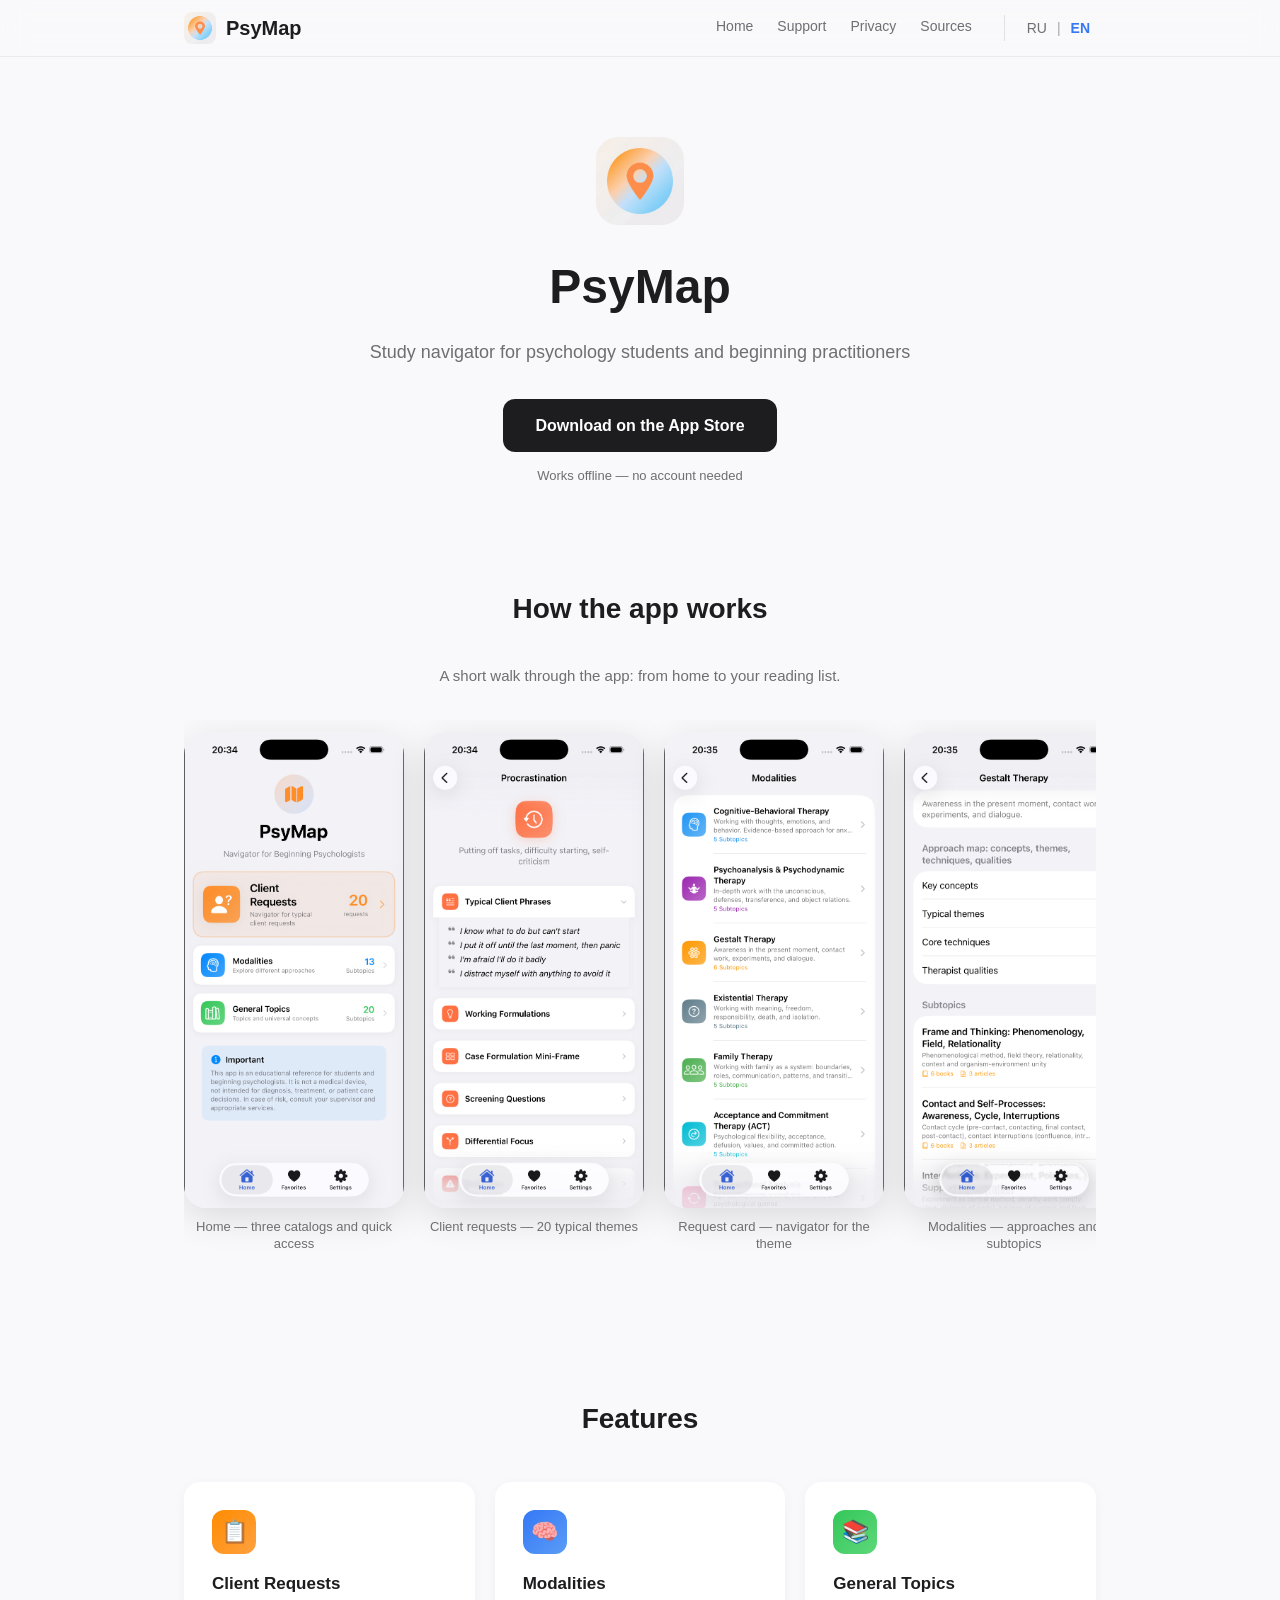
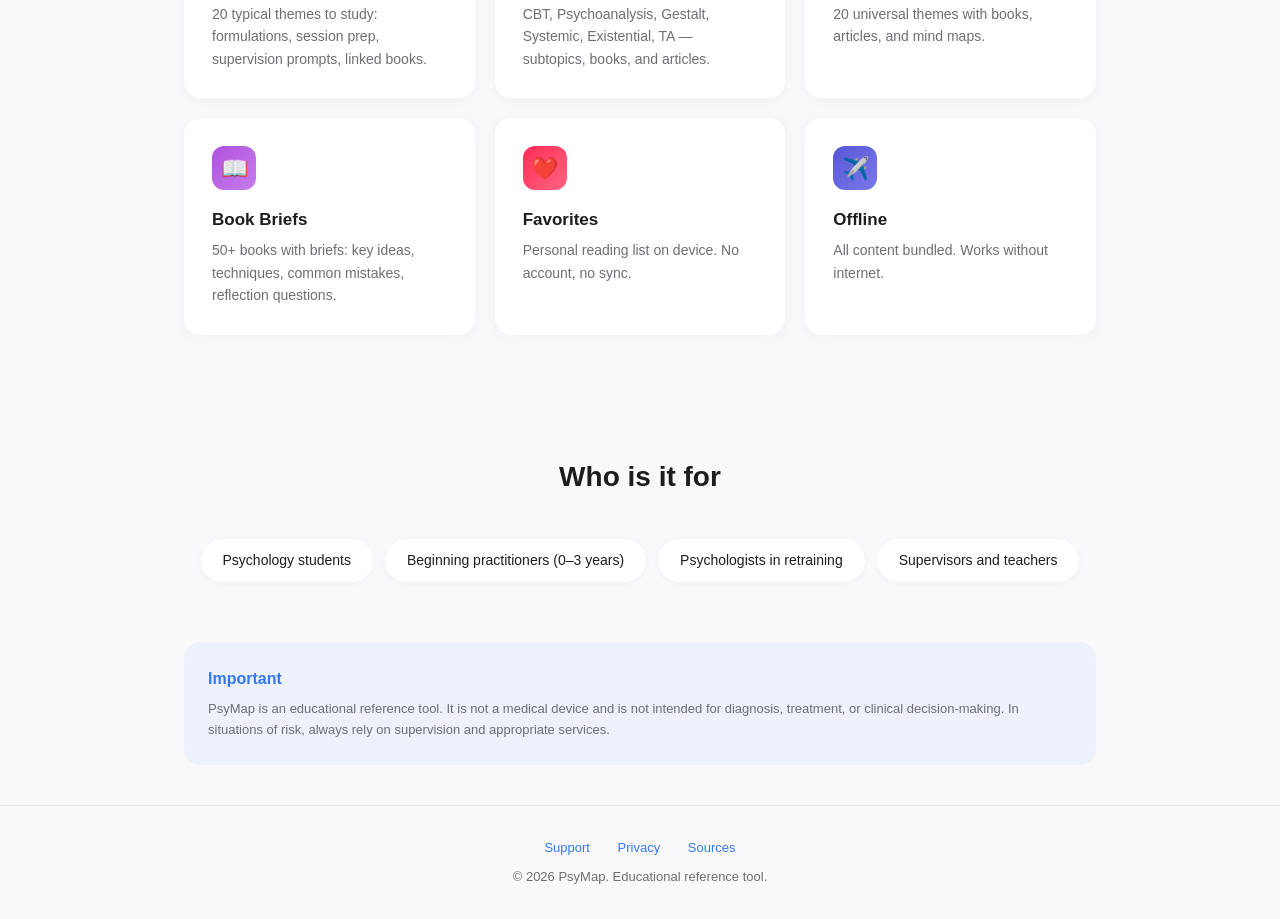
<file: index.html>
<!DOCTYPE html>
<html lang="en">
<head>
  <meta charset="UTF-8">
  <meta name="viewport" content="width=device-width, initial-scale=1.0">
  <title>Psy Map — Psychology Study Navigator</title>
  <meta name="description" content="Study navigator for psychology students and beginning practitioners. 20 themes, 6 modalities, 50+ book briefs. Works offline.">
  <link rel="icon" type="image/png" sizes="120x120" href="img/icon-120.png">
  <link rel="apple-touch-icon" href="img/icon-152.png">
  <link rel="stylesheet" href="css/style.css">
</head>
<body>

<!-- Nav -->
<nav class="nav">
  <div class="nav-inner">
    <a href="index.html" class="nav-logo">
      <img src="img/icon-120.png" alt="" class="nav-logo-img"> PsyMap
    </a>
    <div class="nav-links">
      <a href="index.html" data-i18n="navHome">Home</a>
      <a href="support.html" data-i18n="navSupport">Support</a>
      <a href="privacy.html" data-i18n="navPrivacy">Privacy</a>
      <a href="evidence.html" data-i18n="navEvidence">Sources</a>
      <span class="lang-switcher">
        <a href="#" data-lang="ru" aria-label="Русский">RU</a>
        <span class="lang-sep">|</span>
        <a href="#" data-lang="en" aria-label="English">EN</a>
      </span>
    </div>
  </div>
</nav>

<!-- Hero -->
<section class="hero">
  <img src="img/icon-1024.png" alt="" class="hero-logo">
  <h1 data-i18n="heroTitle">PsyMap</h1>
  <p class="subtitle" data-i18n="heroSubtitle">Study navigator for psychology students and beginning practitioners</p>
  <a href="https://apps.apple.com/app/psymap/idXXXXXXXXXX" class="cta" data-i18n="heroCta">Download on the App Store</a>
  <span class="offline-badge" data-i18n="heroOffline">Works offline — no account needed</span>
</section>

<!-- Screenshots: 7 images + story captions (files in img/screenshots/ screenshot-1.png … screenshot-7.png) -->
<section class="section section-screenshots">
  <h2 class="section-title" data-i18n="screenshotsTitle">How the app works</h2>
  <p class="screenshots-intro" data-i18n="screenshotsStory">A short walk through the app: from home to your reading list.</p>
  <div class="screenshots-grid">
    <figure class="screenshot-item">
      <img src="img/screenshots/screenshot-1.png" alt="PsyMap — Home" class="screenshot-img" loading="lazy">
      <figcaption class="screenshot-caption" data-i18n="screenshot1Caption">Home — three catalogs and quick access</figcaption>
    </figure>
    <figure class="screenshot-item">
      <img src="img/screenshots/screenshot-2.png" alt="PsyMap — Client requests" class="screenshot-img" loading="lazy">
      <figcaption class="screenshot-caption" data-i18n="screenshot2Caption">Client requests — 20 typical themes</figcaption>
    </figure>
    <figure class="screenshot-item">
      <img src="img/screenshots/screenshot-3.png" alt="PsyMap — Request card" class="screenshot-img" loading="lazy">
      <figcaption class="screenshot-caption" data-i18n="screenshot3Caption">Request card — navigator for the theme</figcaption>
    </figure>
    <figure class="screenshot-item">
      <img src="img/screenshots/screenshot-4.png" alt="PsyMap — Modalities" class="screenshot-img" loading="lazy">
      <figcaption class="screenshot-caption" data-i18n="screenshot4Caption">Modalities — approaches and subtopics</figcaption>
    </figure>
    <figure class="screenshot-item">
      <img src="img/screenshots/screenshot-5.png" alt="PsyMap — General topics" class="screenshot-img" loading="lazy">
      <figcaption class="screenshot-caption" data-i18n="screenshot5Caption">General topics — books and articles</figcaption>
    </figure>
    <figure class="screenshot-item">
      <img src="img/screenshots/screenshot-6.png" alt="PsyMap — Book brief" class="screenshot-img" loading="lazy">
      <figcaption class="screenshot-caption" data-i18n="screenshot6Caption">Book brief — ideas, techniques, favorites</figcaption>
    </figure>
    <figure class="screenshot-item">
      <img src="img/screenshots/screenshot-7.png" alt="PsyMap — Favorites" class="screenshot-img" loading="lazy">
      <figcaption class="screenshot-caption" data-i18n="screenshot7Caption">Favorites — your reading list</figcaption>
    </figure>
  </div>
</section>

<!-- Features -->
<section class="section">
  <h2 class="section-title" data-i18n="featTitle">Features</h2>
  <div class="features-grid">

    <div class="feature-card">
      <div class="feature-icon" style="background: linear-gradient(135deg, #FF8C00, #FFa040);">📋</div>
      <h3 data-i18n="feat1Title">Client Requests</h3>
      <p data-i18n="feat1Desc">20 typical themes to study: formulations, session prep, supervision prompts, linked books.</p>
    </div>

    <div class="feature-card">
      <div class="feature-icon" style="background: linear-gradient(135deg, #3478F6, #5A9CF6);">🧠</div>
      <h3 data-i18n="feat2Title">Modalities</h3>
      <p data-i18n="feat2Desc">CBT, Psychoanalysis, Gestalt, Systemic, Existential, TA — subtopics, books, and articles.</p>
    </div>

    <div class="feature-card">
      <div class="feature-icon" style="background: linear-gradient(135deg, #34C759, #5DD87A);">📚</div>
      <h3 data-i18n="feat3Title">General Topics</h3>
      <p data-i18n="feat3Desc">20 universal themes with books, articles, and mind maps.</p>
    </div>

    <div class="feature-card">
      <div class="feature-icon" style="background: linear-gradient(135deg, #AF52DE, #C77DEB);">📖</div>
      <h3 data-i18n="feat4Title">Book Briefs</h3>
      <p data-i18n="feat4Desc">50+ books with briefs: key ideas, techniques, common mistakes, reflection questions.</p>
    </div>

    <div class="feature-card">
      <div class="feature-icon" style="background: linear-gradient(135deg, #FF2D55, #FF6482);">❤️</div>
      <h3 data-i18n="feat5Title">Favorites</h3>
      <p data-i18n="feat5Desc">Personal reading list on device. No account, no sync.</p>
    </div>

    <div class="feature-card">
      <div class="feature-icon" style="background: linear-gradient(135deg, #5856D6, #7B79E8);">✈️</div>
      <h3 data-i18n="feat6Title">Offline</h3>
      <p data-i18n="feat6Desc">All content bundled. Works without internet.</p>
    </div>

  </div>
</section>

<!-- Who -->
<section class="section">
  <h2 class="section-title" data-i18n="whoTitle">Who is it for</h2>
  <div class="who-list">
    <span class="who-tag" data-i18n="whoStudents">Psychology students</span>
    <span class="who-tag" data-i18n="whoBeginners">Beginning practitioners (0–3 years)</span>
    <span class="who-tag" data-i18n="whoRetrain">Psychologists in retraining</span>
    <span class="who-tag" data-i18n="whoSuper">Supervisors and teachers</span>
  </div>
</section>

<!-- Disclaimer -->
<div class="disclaimer-block">
  <div class="disclaimer-inner">
    <h3 data-i18n="disclaimerTitle">Important</h3>
    <p data-i18n="disclaimerText">PsyMap is an educational reference tool. It is not a medical device and is not intended for diagnosis, treatment, or clinical decision-making.</p>
  </div>
</div>

<!-- Footer -->
<footer class="footer">
  <div class="footer-links">
    <a href="support.html" data-i18n="navSupport">Support</a>
    <a href="privacy.html" data-i18n="navPrivacy">Privacy</a>
    <a href="evidence.html" data-i18n="navEvidence">Sources</a>
  </div>
  <p data-i18n="footerCopy">© 2026 PsyMap. Educational reference tool.</p>
</footer>

<script src="js/i18n.js"></script>
</body>
</html>
</file>
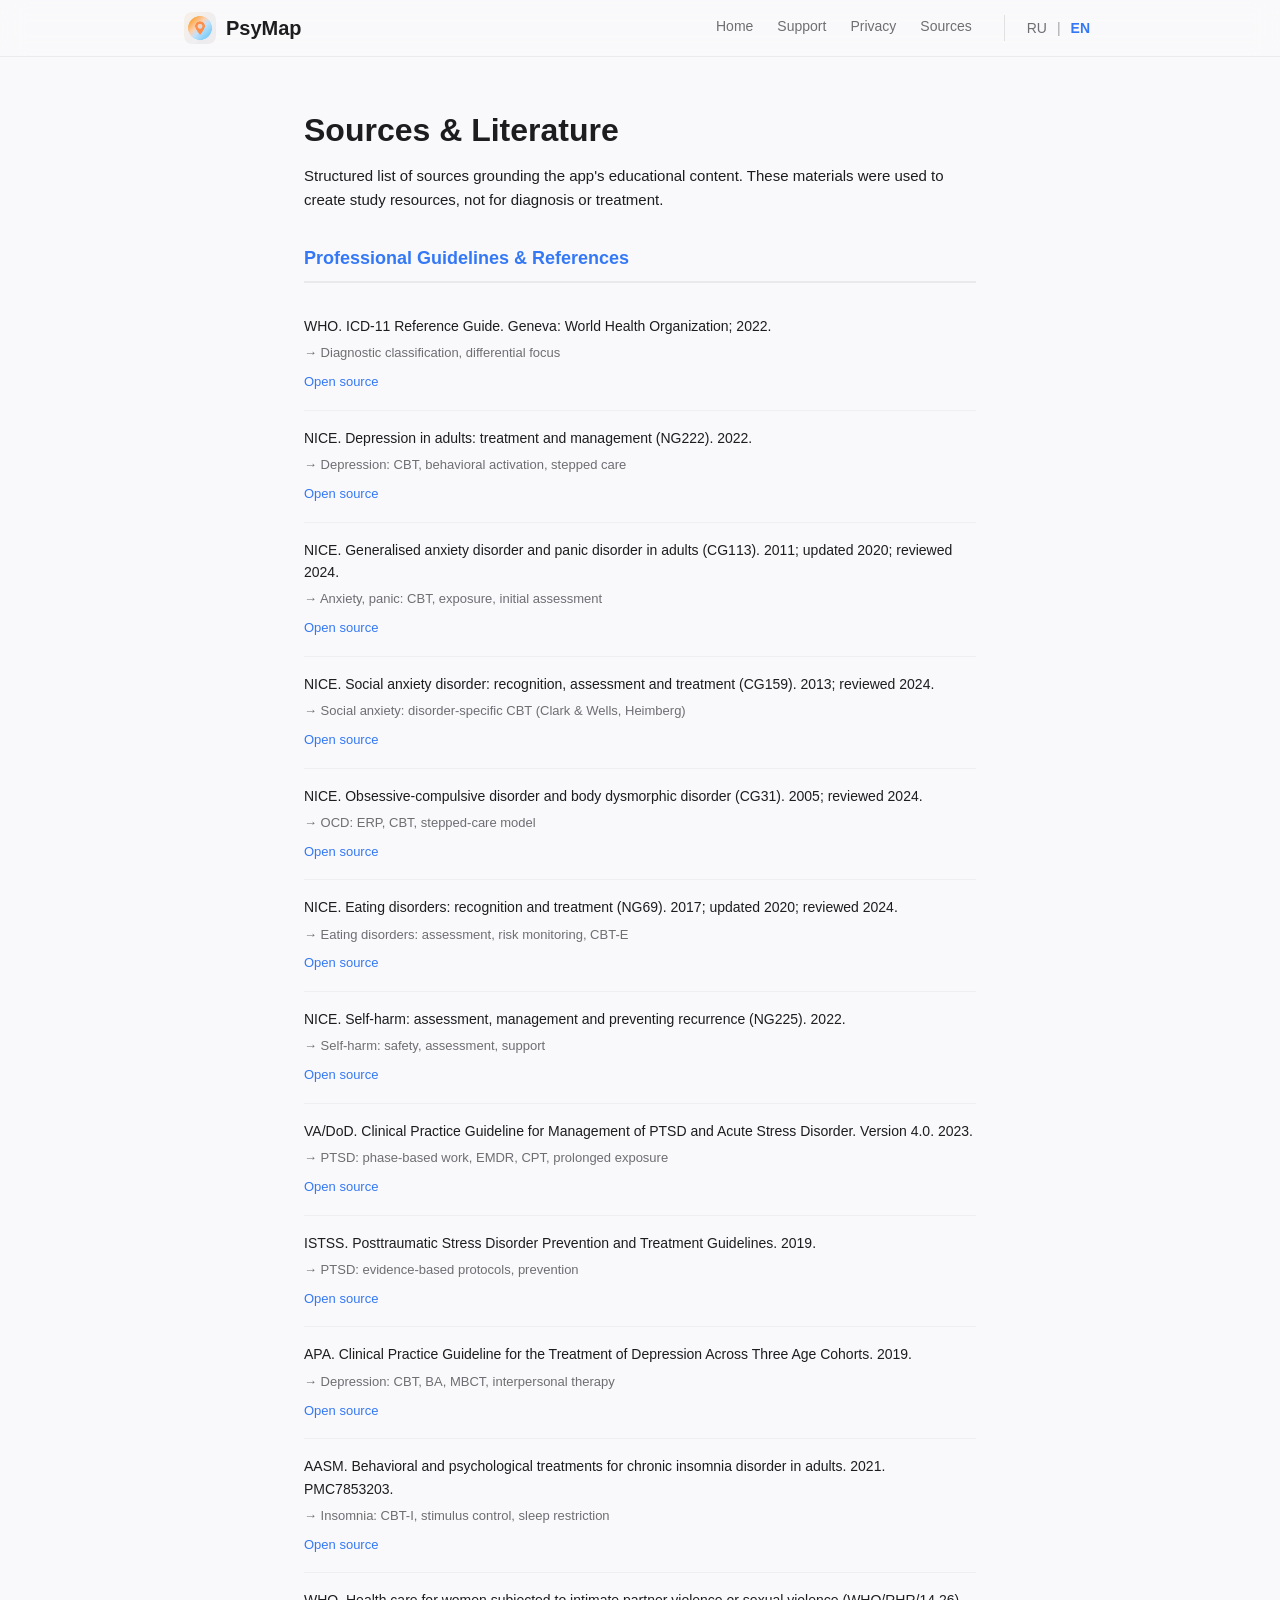
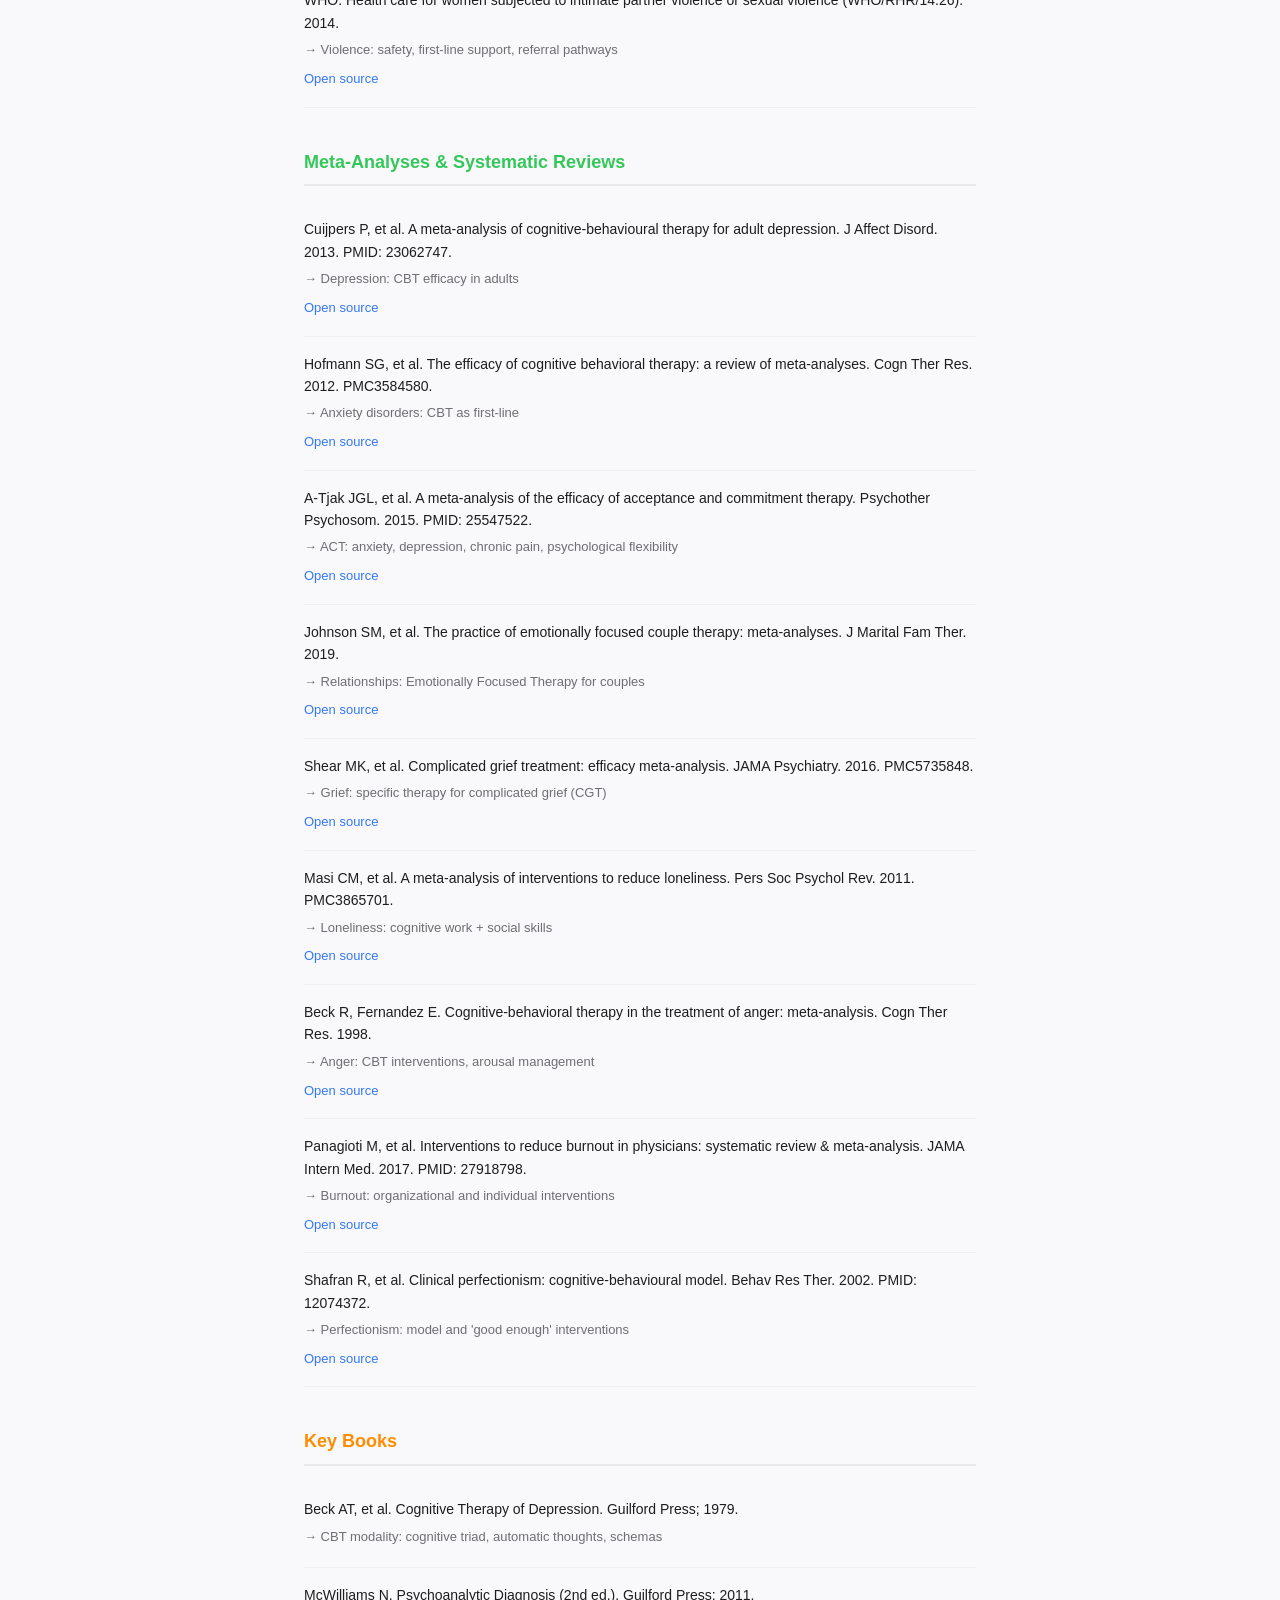
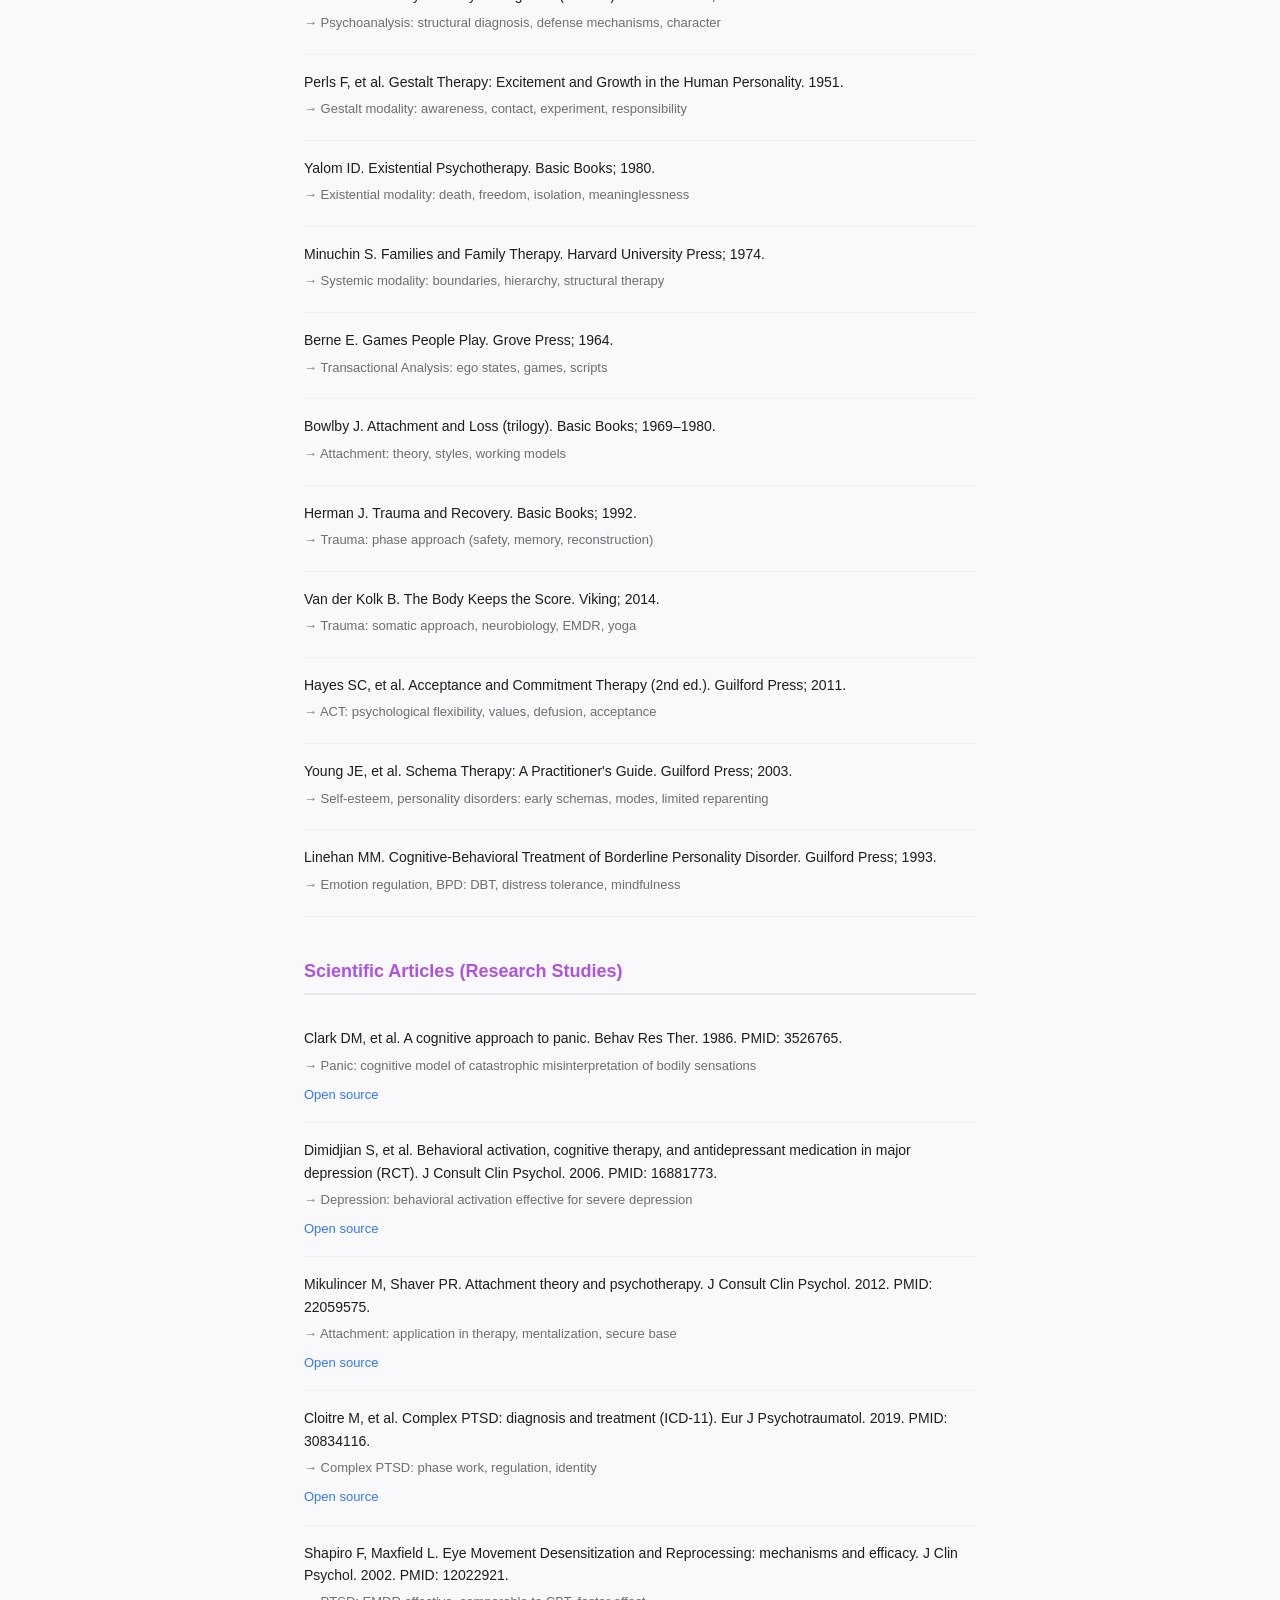
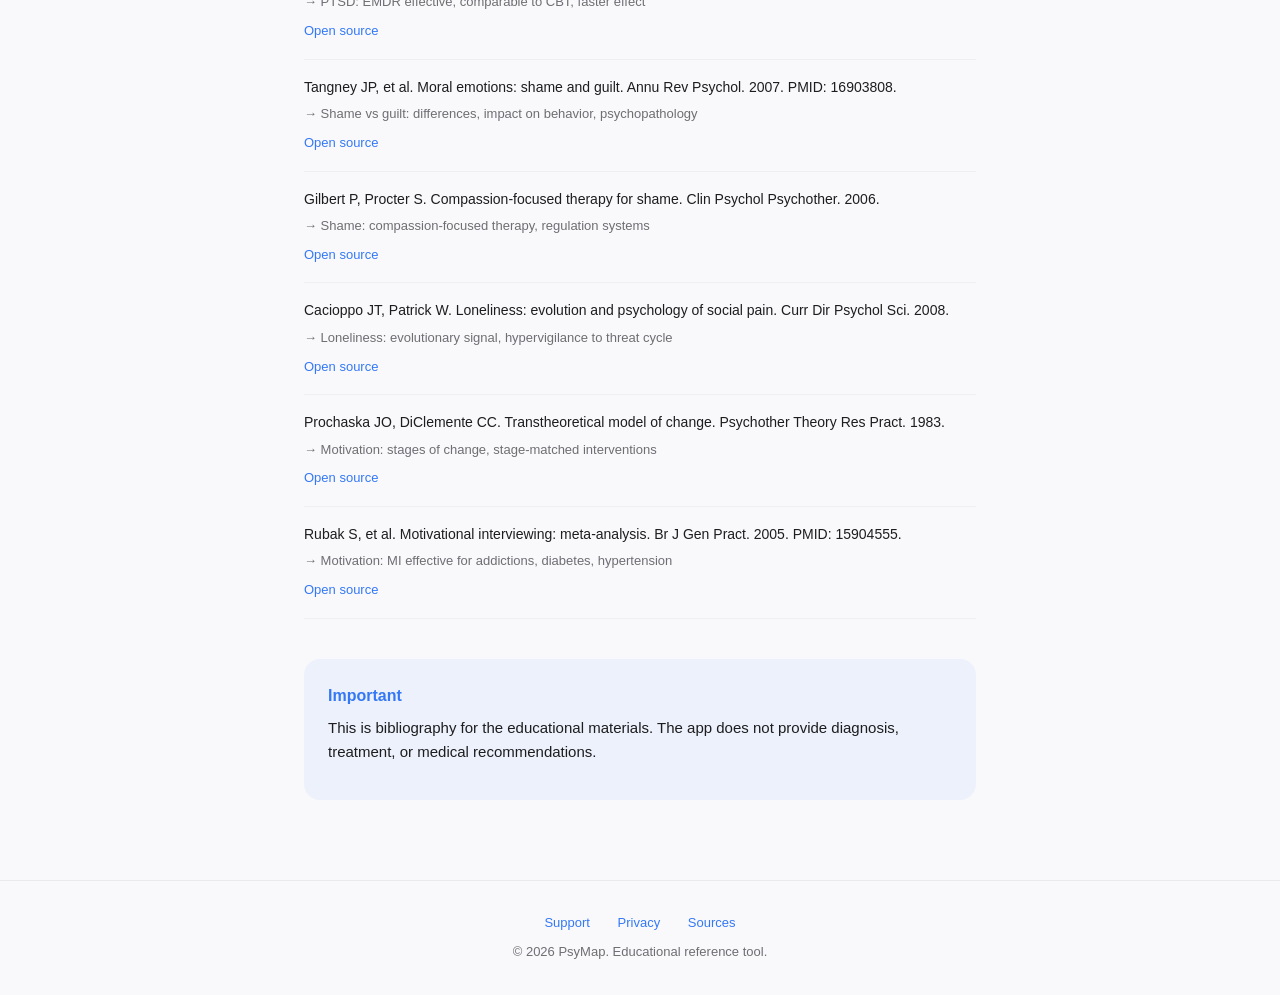
<file: evidence.html>
<!DOCTYPE html>
<html lang="en">
<head>
  <meta charset="UTF-8">
  <meta name="viewport" content="width=device-width, initial-scale=1.0">
  <title>Psy Map — Sources & Literature</title>
  <link rel="icon" type="image/png" sizes="120x120" href="img/icon-120.png">
  <link rel="apple-touch-icon" href="img/icon-152.png">
  <link rel="stylesheet" href="css/style.css">
</head>
<body>

<nav class="nav">
  <div class="nav-inner">
    <a href="index.html" class="nav-logo"><img src="img/icon-120.png" alt="" class="nav-logo-img"> PsyMap</a>
    <div class="nav-links">
      <a href="index.html" data-i18n="navHome">Home</a>
      <a href="support.html" data-i18n="navSupport">Support</a>
      <a href="privacy.html" data-i18n="navPrivacy">Privacy</a>
      <a href="evidence.html" data-i18n="navEvidence">Sources</a>
      <span class="lang-switcher">
        <a href="#" data-lang="ru" aria-label="Русский">RU</a>
        <span class="lang-sep">|</span>
        <a href="#" data-lang="en" aria-label="English">EN</a>
      </span>
    </div>
  </div>
</nav>

<div class="page">
  <h1 data-i18n="evidenceTitle">Sources & Literature</h1>
  <p data-i18n="evidenceIntro">Structured list of sources grounding the app's educational content.</p>

  <div id="evidence-list"></div>

  <div class="disclaimer-inner" style="margin-top: 40px;">
    <h3 data-i18n="disclaimerTitle">Important</h3>
    <p data-i18n="evidenceDisclaimer">This is bibliography for the educational materials. The app does not provide diagnosis, treatment, or medical recommendations.</p>
  </div>
</div>

<footer class="footer">
  <div class="footer-links">
    <a href="support.html" data-i18n="navSupport">Support</a>
    <a href="privacy.html" data-i18n="navPrivacy">Privacy</a>
    <a href="evidence.html" data-i18n="navEvidence">Sources</a>
  </div>
  <p data-i18n="footerCopy">© 2026 PsyMap. Educational reference tool.</p>
</footer>

<script src="js/i18n.js"></script>
<script src="js/evidence-data.js"></script>
<script>
(function() {
  const catOrder = ['clinicalGuidelines', 'metaAnalyses', 'books', 'scientificArticles'];
  const catNames = {
    clinicalGuidelines: { ru: 'Профессиональные гайдлайны и справочники', en: 'Professional Guidelines & References' },
    metaAnalyses:       { ru: 'Мета-анализы и систематические обзоры', en: 'Meta-Analyses & Systematic Reviews' },
    books:              { ru: 'Ключевые книги', en: 'Key Books' },
    scientificArticles: { ru: 'Научные статьи (исследования)', en: 'Scientific Articles (Research Studies)' },
  };
  const catColors = {
    clinicalGuidelines: '#3478F6',
    metaAnalyses: '#34C759',
    books: '#FF8C00',
    scientificArticles: '#AF52DE',
  };
  const openLabelByLang = { ru: 'Открыть источник', en: 'Open source' };

  function renderEvidence() {
    const container = document.getElementById('evidence-list');
    if (!container) return;
    container.innerHTML = '';

    const openLabel = openLabelByLang[LANG] || openLabelByLang.en;

    catOrder.forEach(cat => {
      const sources = EVIDENCE_DATA.filter(s => s.category === cat);
      if (!sources.length) return;

      const section = document.createElement('div');
      section.className = 'evidence-category';

      const h2 = document.createElement('h2');
      h2.style.color = catColors[cat];
      h2.textContent = catNames[cat][LANG] || catNames[cat].en;
      section.appendChild(h2);

      sources.forEach(s => {
        const div = document.createElement('div');
        div.className = 'evidence-item';

        const citation = document.createElement('div');
        citation.className = 'citation';
        citation.textContent = LANG === 'ru' ? s.citation_ru : s.citation_en;
        div.appendChild(citation);

        const rel = document.createElement('div');
        rel.className = 'relevance';
        rel.textContent = '→ ' + (LANG === 'ru' ? s.relevance_ru : s.relevance_en);
        div.appendChild(rel);

        if (s.url) {
          const a = document.createElement('a');
          a.className = 'link';
          a.href = s.url;
          a.target = '_blank';
          a.rel = 'noopener';
          a.textContent = openLabel;
          div.appendChild(a);
        }

        section.appendChild(div);
      });

      container.appendChild(section);
    });
  }

  if (document.readyState === 'loading') {
    document.addEventListener('DOMContentLoaded', renderEvidence);
  } else {
    renderEvidence();
  }
  window.addEventListener('psymap:langchange', renderEvidence);
})();
</script>
</body>
</html>
</file>
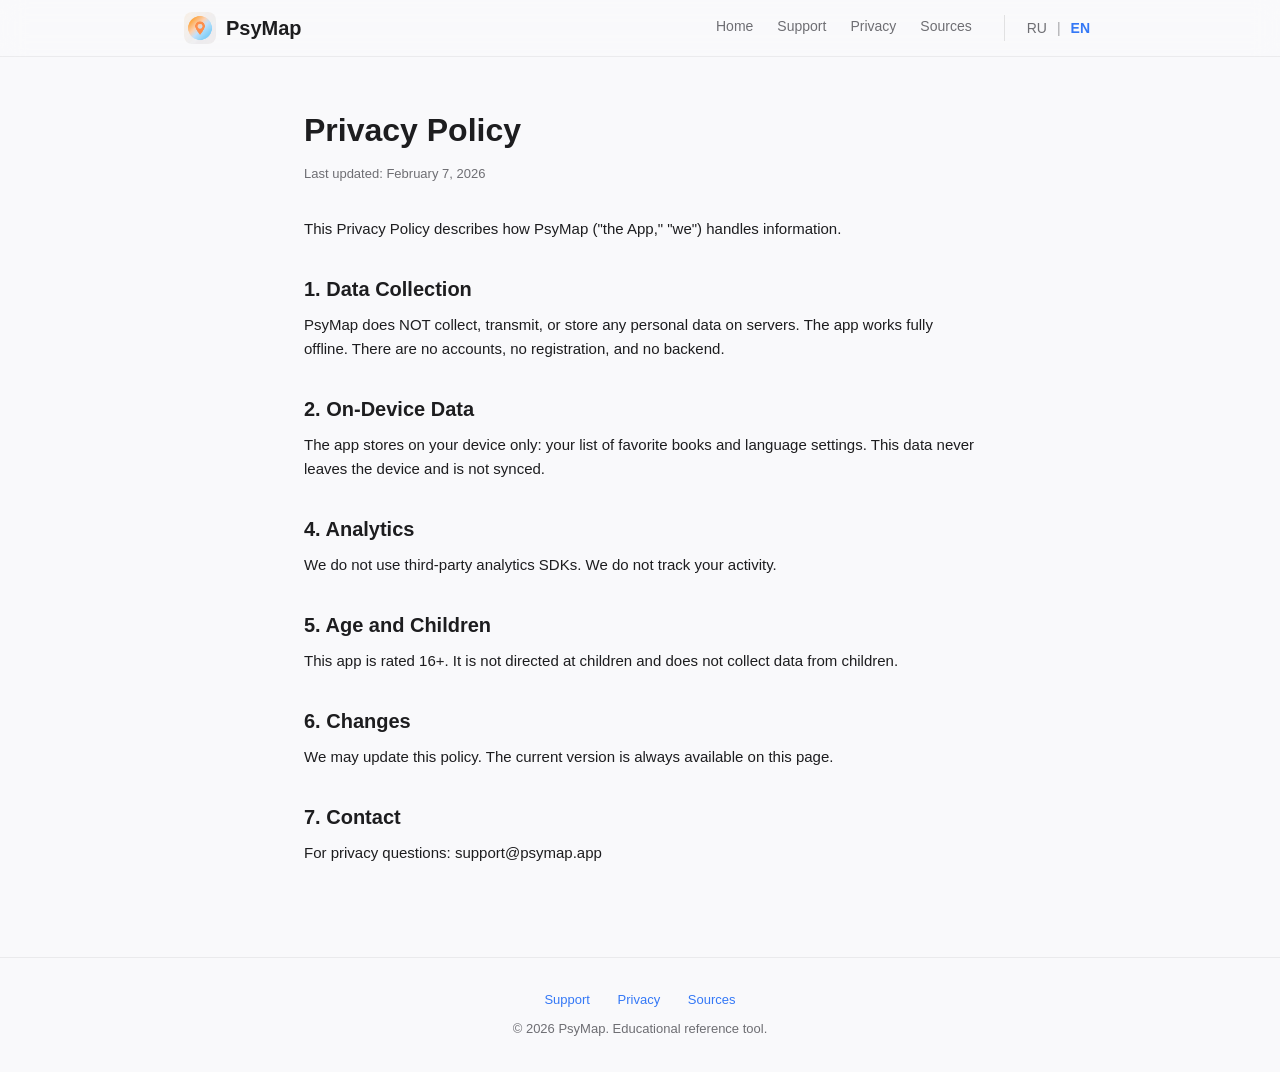
<file: privacy.html>
<!DOCTYPE html>
<html lang="en">
<head>
  <meta charset="UTF-8">
  <meta name="viewport" content="width=device-width, initial-scale=1.0">
  <title>Psy Map — Privacy Policy</title>
  <link rel="icon" type="image/png" sizes="120x120" href="img/icon-120.png">
  <link rel="apple-touch-icon" href="img/icon-152.png">
  <link rel="stylesheet" href="css/style.css">
</head>
<body>

<nav class="nav">
  <div class="nav-inner">
    <a href="index.html" class="nav-logo"><img src="img/icon-120.png" alt="" class="nav-logo-img"> PsyMap</a>
    <div class="nav-links">
      <a href="index.html" data-i18n="navHome">Home</a>
      <a href="support.html" data-i18n="navSupport">Support</a>
      <a href="privacy.html" data-i18n="navPrivacy">Privacy</a>
      <a href="evidence.html" data-i18n="navEvidence">Sources</a>
      <span class="lang-switcher">
        <a href="#" data-lang="ru" aria-label="Русский">RU</a>
        <span class="lang-sep">|</span>
        <a href="#" data-lang="en" aria-label="English">EN</a>
      </span>
    </div>
  </div>
</nav>

<div class="page">
  <h1 data-i18n="privacyTitle">Privacy Policy</h1>
  <p class="updated" data-i18n="privacyUpdated">Last updated: February 7, 2026</p>
  <p data-i18n="privacyIntro">This Privacy Policy describes how PsyMap ("the App," "we") handles information.</p>

  <h2 data-i18n="priv1Title">1. Data Collection</h2>
  <p data-i18n="priv1Text">PsyMap does NOT collect, transmit, or store any personal data on servers. The app works fully offline. There are no accounts, no registration, and no backend.</p>

  <h2 data-i18n="priv2Title">2. On-Device Data</h2>
  <p data-i18n="priv2Text">The app stores on your device only: your list of favorite books and language settings. This data never leaves the device and is not synced.</p>

  <h2 data-i18n="priv4Title">4. Analytics</h2>
  <p data-i18n="priv4Text">We do not use third-party analytics SDKs. We do not track your activity.</p>

  <h2 data-i18n="priv5Title">5. Age and Children</h2>
  <p data-i18n="priv5Text">This app is rated 16+. It is not directed at children and does not collect data from children.</p>

  <h2 data-i18n="priv6Title">6. Changes</h2>
  <p data-i18n="priv6Text">We may update this policy. The current version is always available on this page.</p>

  <h2 data-i18n="priv7Title">7. Contact</h2>
  <p data-i18n="priv7Text">For privacy questions: support@psymap.app</p>
</div>

<footer class="footer">
  <div class="footer-links">
    <a href="support.html" data-i18n="navSupport">Support</a>
    <a href="privacy.html" data-i18n="navPrivacy">Privacy</a>
    <a href="evidence.html" data-i18n="navEvidence">Sources</a>
  </div>
  <p data-i18n="footerCopy">© 2026 PsyMap. Educational reference tool.</p>
</footer>

<script src="js/i18n.js"></script>
</body>
</html>
</file>
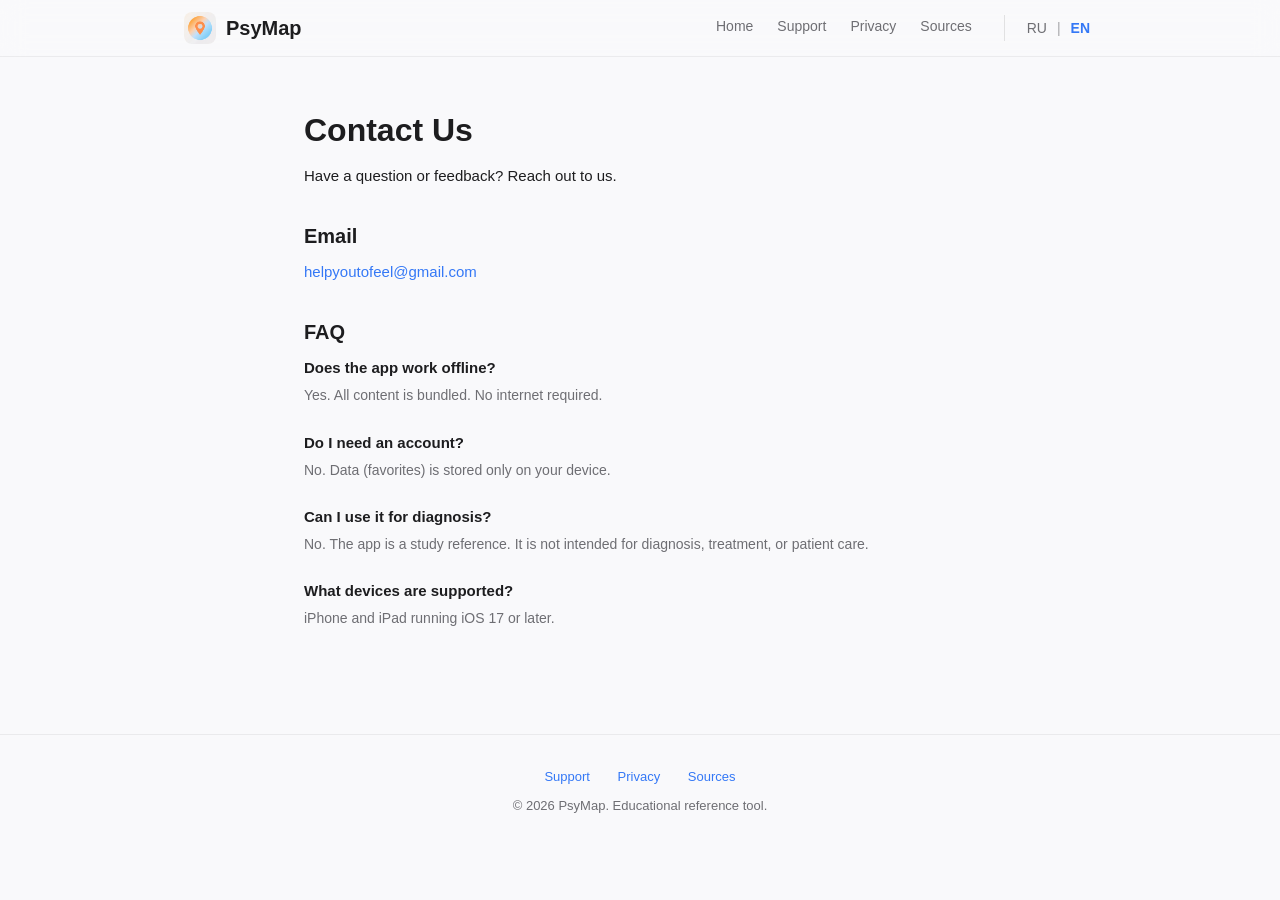
<file: support.html>
<!DOCTYPE html>
<html lang="en">
<head>
  <meta charset="UTF-8">
  <meta name="viewport" content="width=device-width, initial-scale=1.0">
  <title>Psy Map — Support</title>
  <link rel="icon" type="image/png" sizes="120x120" href="img/icon-120.png">
  <link rel="apple-touch-icon" href="img/icon-152.png">
  <link rel="stylesheet" href="css/style.css">
</head>
<body>

<nav class="nav">
  <div class="nav-inner">
    <a href="index.html" class="nav-logo"><img src="img/icon-120.png" alt="" class="nav-logo-img"> PsyMap</a>
    <div class="nav-links">
      <a href="index.html" data-i18n="navHome">Home</a>
      <a href="support.html" data-i18n="navSupport">Support</a>
      <a href="privacy.html" data-i18n="navPrivacy">Privacy</a>
      <a href="evidence.html" data-i18n="navEvidence">Sources</a>
      <span class="lang-switcher">
        <a href="#" data-lang="ru" aria-label="Русский">RU</a>
        <span class="lang-sep">|</span>
        <a href="#" data-lang="en" aria-label="English">EN</a>
      </span>
    </div>
  </div>
</nav>

<div class="page">
  <h1 data-i18n="supportTitle">Contact Us</h1>
  <p data-i18n="supportIntro">Have a question or feedback? Reach out to us.</p>

  <h2 data-i18n="supportEmail">Email</h2>
  <p><a href="mailto:helpyoutofeel@gmail.com">helpyoutofeel@gmail.com</a></p>

  <h2 data-i18n="faqTitle">FAQ</h2>

  <div class="faq-item">
    <div class="q" data-i18n="faq1Q">Does the app work offline?</div>
    <div class="a" data-i18n="faq1A">Yes. All content is bundled. No internet required.</div>
  </div>

  <div class="faq-item">
    <div class="q" data-i18n="faq2Q">Do I need an account?</div>
    <div class="a" data-i18n="faq2A">No. Data (favorites) is stored only on your device.</div>
  </div>

  <div class="faq-item">
    <div class="q" data-i18n="faq3Q">Can I use it for diagnosis?</div>
    <div class="a" data-i18n="faq3A">No. The app is a study reference. It is not intended for diagnosis, treatment, or patient care.</div>
  </div>

  <div class="faq-item">
    <div class="q" data-i18n="faq5Q">What devices are supported?</div>
    <div class="a" data-i18n="faq5A">iPhone and iPad running iOS 17 or later. MacOS. </div>
  </div>
</div>

<footer class="footer">
  <div class="footer-links">
    <a href="support.html" data-i18n="navSupport">Support</a>
    <a href="privacy.html" data-i18n="navPrivacy">Privacy</a>
    <a href="evidence.html" data-i18n="navEvidence">Sources</a>
  </div>
  <p data-i18n="footerCopy">© 2026 PsyMap. Educational reference tool.</p>
</footer>

<script src="js/i18n.js"></script>
</body>
</html>
</file>
<file: css/style.css>
/* PsyMap Website — clean modern style */
:root {
  --orange: #FF8C00;
  --blue: #3478F6;
  --green: #34C759;
  --purple: #AF52DE;
  --bg: #F9F9FB;
  --card: #FFFFFF;
  --text: #1D1D1F;
  --text2: #6E6E73;
  --radius: 16px;
  --max-w: 960px;
}

*, *::before, *::after { box-sizing: border-box; margin: 0; padding: 0; }

body {
  font-family: -apple-system, BlinkMacSystemFont, 'SF Pro Text', 'Helvetica Neue', Arial, sans-serif;
  background: var(--bg);
  color: var(--text);
  line-height: 1.6;
  -webkit-font-smoothing: antialiased;
}

a { color: var(--blue); text-decoration: none; }
a:hover { text-decoration: underline; }

/* Nav */
.nav {
  position: sticky; top: 0; z-index: 100;
  background: rgba(249,249,251,0.85);
  backdrop-filter: blur(12px);
  border-bottom: 1px solid rgba(0,0,0,0.06);
}
.nav-inner {
  max-width: var(--max-w);
  margin: 0 auto;
  display: flex; align-items: center; justify-content: space-between;
  padding: 12px 24px;
}
.nav-logo {
  font-size: 20px; font-weight: 700; color: var(--text);
  display: flex; align-items: center; gap: 10px;
}
.nav-logo-img {
  width: 32px; height: 32px;
  border-radius: 8px;
  display: block;
}
.nav-links { display: flex; gap: 24px; }
.nav-links a {
  font-size: 14px; font-weight: 500; color: var(--text2);
  transition: color 0.2s;
}
.nav-links a:hover { color: var(--text); text-decoration: none; }

.lang-switcher {
  display: inline-flex; align-items: center; gap: 4px;
  margin-left: 8px; padding-left: 16px;
  border-left: 1px solid rgba(0,0,0,0.1);
  font-size: 14px;
}
.lang-switcher a {
  color: var(--text2);
  font-weight: 500;
  padding: 2px 6px;
  border-radius: 4px;
}
.lang-switcher a:hover { color: var(--text); }
.lang-switcher a.active { color: var(--blue); font-weight: 600; }
.lang-sep { color: var(--text2); opacity: 0.6; user-select: none; }

/* Hero */
.hero {
  text-align: center;
  padding: 80px 24px 60px;
  max-width: var(--max-w);
  margin: 0 auto;
}
.hero-logo {
  width: 88px; height: 88px;
  border-radius: 22px;
  display: block;
  margin: 0 auto 24px;
  object-fit: contain;
}
.hero h1 { font-size: 48px; font-weight: 800; margin-bottom: 12px; }
.hero p.subtitle {
  font-size: 18px; color: var(--text2); max-width: 560px; margin: 0 auto 32px;
}
.hero .cta {
  display: inline-block;
  background: var(--text);
  color: #fff;
  padding: 14px 32px;
  border-radius: 12px;
  font-size: 16px; font-weight: 600;
  transition: opacity 0.2s;
}
.hero .cta:hover { opacity: 0.85; text-decoration: none; }
.hero .offline-badge {
  display: block; margin-top: 14px;
  font-size: 13px; color: var(--text2);
}

/* Section */
.section {
  max-width: var(--max-w);
  margin: 0 auto;
  padding: 60px 24px;
}
.section-title {
  font-size: 28px; font-weight: 700; text-align: center; margin-bottom: 40px;
}

/* Features grid */
.features-grid {
  display: grid;
  grid-template-columns: repeat(auto-fit, minmax(280px, 1fr));
  gap: 20px;
}
.feature-card {
  background: var(--card);
  border-radius: var(--radius);
  padding: 28px;
  box-shadow: 0 2px 12px rgba(0,0,0,0.04);
  transition: transform 0.2s, box-shadow 0.2s;
}
.feature-card:hover {
  transform: translateY(-3px);
  box-shadow: 0 8px 24px rgba(0,0,0,0.08);
}
.feature-icon {
  width: 44px; height: 44px; border-radius: 12px;
  display: flex; align-items: center; justify-content: center;
  font-size: 22px; margin-bottom: 16px; color: #fff;
}
.feature-card h3 { font-size: 17px; font-weight: 600; margin-bottom: 6px; }
.feature-card p { font-size: 14px; color: var(--text2); }

/* Screenshots — один ряд, горизонтальный скролл */
.section-screenshots { padding-top: 40px; }
.screenshots-intro {
  text-align: center;
  color: var(--text2);
  font-size: 15px;
  max-width: 480px;
  margin: -8px auto 32px;
}
.screenshots-grid {
  display: flex;
  flex-wrap: nowrap;
  gap: 20px;
  overflow-x: auto;
  overflow-y: hidden;
  padding: 12px 24px 24px;
  margin: 0 -24px;
  -webkit-overflow-scrolling: touch;
  scrollbar-width: thin;
  scroll-padding-inline: 24px;
}
.screenshots-grid::after {
  content: '';
  flex-shrink: 0;
  min-width: 16px;
}
.screenshots-grid::-webkit-scrollbar {
  height: 8px;
}
.screenshots-grid::-webkit-scrollbar-track {
  background: rgba(0,0,0,0.06);
  border-radius: 4px;
}
.screenshots-grid::-webkit-scrollbar-thumb {
  background: rgba(0,0,0,0.2);
  border-radius: 4px;
}
.screenshot-item {
  margin: 0;
  flex-shrink: 0;
  display: flex;
  flex-direction: column;
  align-items: center;
  width: 160px;
}
/* Пропорции как у скриншота iPhone (1242×2688) */
.screenshot-img {
  width: 100%;
  height: auto;
  aspect-ratio: 1242 / 2688;
  object-fit: contain;
  border-radius: 18px;
  box-shadow: 0 10px 36px rgba(0,0,0,0.12);
  background: var(--card);
  display: block;
}
.screenshot-caption {
  margin-top: 10px;
  font-size: 12px;
  font-weight: 500;
  color: var(--text2);
  text-align: center;
  line-height: 1.35;
  max-width: 160px;
}

/* iPad: крупнее карточки */
@media (min-width: 768px) {
  .screenshot-item { width: 200px; }
  .screenshot-caption { max-width: 200px; font-size: 13px; }
  .screenshot-img { border-radius: 22px; }
}

/* Mac / десктоп: ещё крупнее */
@media (min-width: 1024px) {
  .screenshots-grid {
    padding-left: 0;
    padding-right: 0;
    margin: 0;
  }
  .screenshot-item { width: 220px; }
  .screenshot-caption { max-width: 220px; }
}

/* Who */
.who-list {
  display: flex; flex-wrap: wrap; justify-content: center; gap: 12px;
}
.who-tag {
  background: var(--card);
  border-radius: 24px;
  padding: 10px 22px;
  font-size: 14px; font-weight: 500;
  box-shadow: 0 1px 6px rgba(0,0,0,0.04);
}

/* Disclaimer block */
.disclaimer-block {
  max-width: var(--max-w);
  margin: 0 auto 40px;
  padding: 0 24px;
}
.disclaimer-inner {
  background: rgba(52,120,246,0.06);
  border-radius: var(--radius);
  padding: 24px;
}
.disclaimer-inner h3 { font-size: 16px; font-weight: 600; margin-bottom: 8px; color: var(--blue); }
.disclaimer-inner p { font-size: 13px; color: var(--text2); }

/* Footer */
.footer {
  text-align: center;
  padding: 32px 24px;
  font-size: 13px; color: var(--text2);
  border-top: 1px solid rgba(0,0,0,0.06);
}
.footer-links { margin-bottom: 8px; }
.footer-links a { margin: 0 12px; }

/* --- Inner pages --- */
.page {
  max-width: 720px;
  margin: 0 auto;
  padding: 48px 24px 80px;
}
.page h1 { font-size: 32px; font-weight: 700; margin-bottom: 8px; }
.page .updated { font-size: 13px; color: var(--text2); margin-bottom: 32px; }
.page h2 { font-size: 20px; font-weight: 600; margin: 32px 0 8px; }
.page p, .page li { font-size: 15px; color: var(--text); margin-bottom: 12px; }

/* FAQ */
.faq-item { margin-bottom: 24px; }
.faq-item .q { font-weight: 600; font-size: 15px; margin-bottom: 4px; }
.faq-item .a { font-size: 14px; color: var(--text2); }

/* Evidence */
.evidence-category { margin-bottom: 40px; }
.evidence-category h2 {
  font-size: 18px; font-weight: 600;
  padding-bottom: 8px;
  border-bottom: 2px solid rgba(0,0,0,0.06);
  margin-bottom: 16px;
}
.evidence-item {
  padding: 16px 0;
  border-bottom: 1px solid rgba(0,0,0,0.04);
}
.evidence-item .citation { font-size: 14px; margin-bottom: 6px; }
.evidence-item .relevance { font-size: 13px; color: var(--text2); margin-bottom: 4px; }
.evidence-item .link { font-size: 13px; }

/* Responsive */
@media (max-width: 600px) {
  .hero h1 { font-size: 32px; }
  .hero p.subtitle { font-size: 16px; }
  .nav-links { gap: 14px; }
  .nav-links a { font-size: 13px; }
  .features-grid { grid-template-columns: 1fr; }
}
</file>
